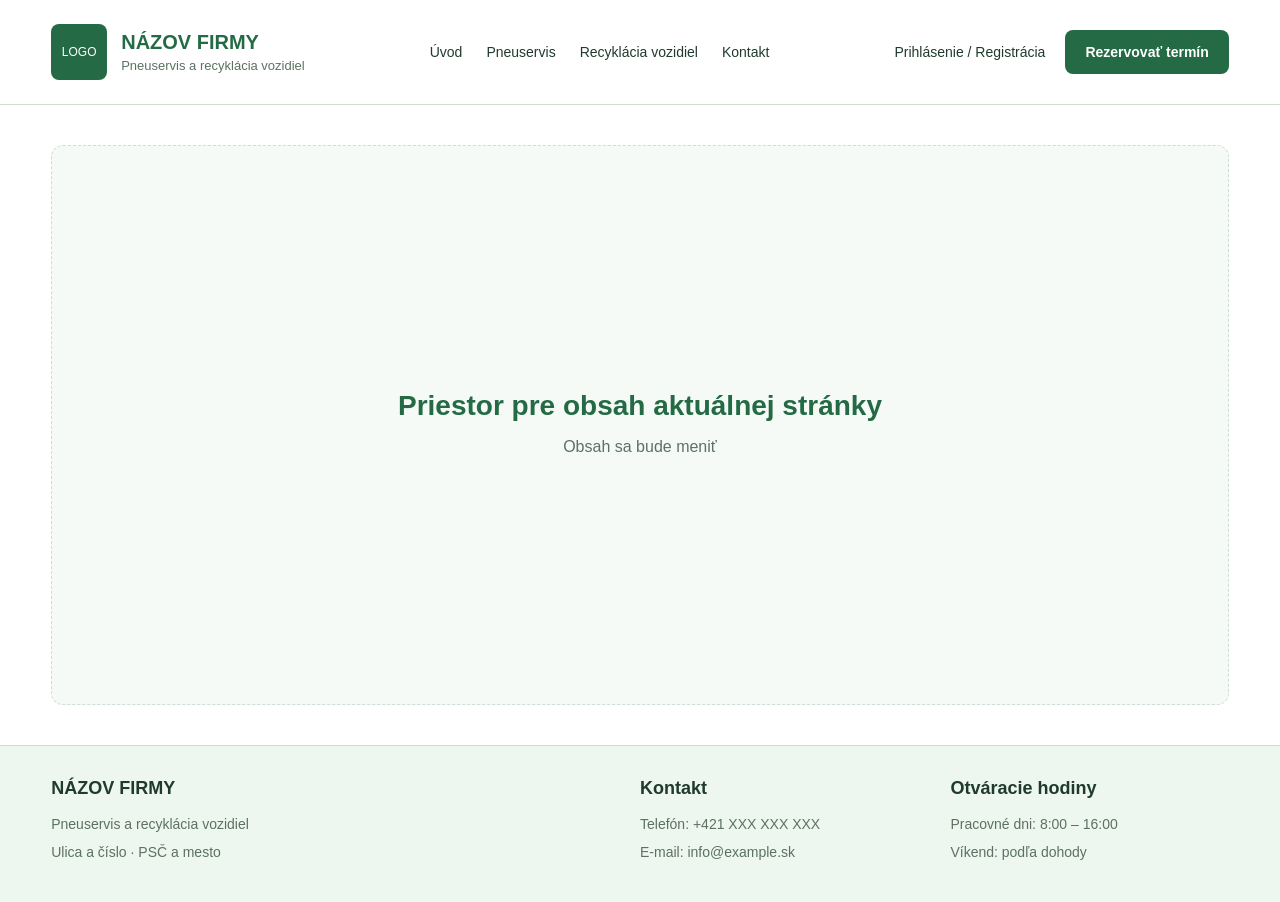
<file: html/index.html>
<!DOCTYPE html>
<html lang="sk">
<head>
    <meta charset="UTF-8">
    <meta name="viewport" content="width=device-width, initial-scale=1.0">
    <title>Pneuservis a recyklácia vozidiel</title>
    <link rel="stylesheet" href="style.css">
</head>
<body>

<header class="site-header">
    <a href="index.html" class="brand">
        <span class="brand-logo">LOGO</span>

        <span class="brand-text">
            <strong>NÁZOV FIRMY</strong>
            <span>Pneuservis a recyklácia vozidiel</span>
        </span>
    </a>

    <nav class="main-nav" aria-label="Hlavná navigácia">
        <a href="index.html">Úvod</a>
        <a href="rezervacia.html">Pneuservis</a>
        <a href="#">Recyklácia vozidiel</a>
        <a href="#">Kontakt</a>
    </nav>

    <div class="header-actions">
        <a href="#" class="account-link">Prihlásenie / Registrácia</a>
        <a href="rezervacia.html" class="button">Rezervovať termín</a>
    </div>
</header>

<main class="page-content">
    <section class="content-placeholder">
        <h1>Priestor pre obsah aktuálnej stránky</h1>
        <p>Obsah sa bude meniť</p>
    </section>
</main>

<footer class="site-footer">
    <div>
        <h2>NÁZOV FIRMY</h2>
        <p>Pneuservis a recyklácia vozidiel</p>
        <p>Ulica a číslo · PSČ a mesto</p>
    </div>

    <div>
        <h2>Kontakt</h2>
        <p>Telefón: +421 XXX XXX XXX</p>
        <p>E-mail: info@example.sk</p>
    </div>

    <div>
        <h2>Otváracie hodiny</h2>
        <p>Pracovné dni: 8:00 – 16:00</p>
        <p>Víkend: podľa dohody</p>
    </div>
</footer>
    
</body>
</html>
</file>
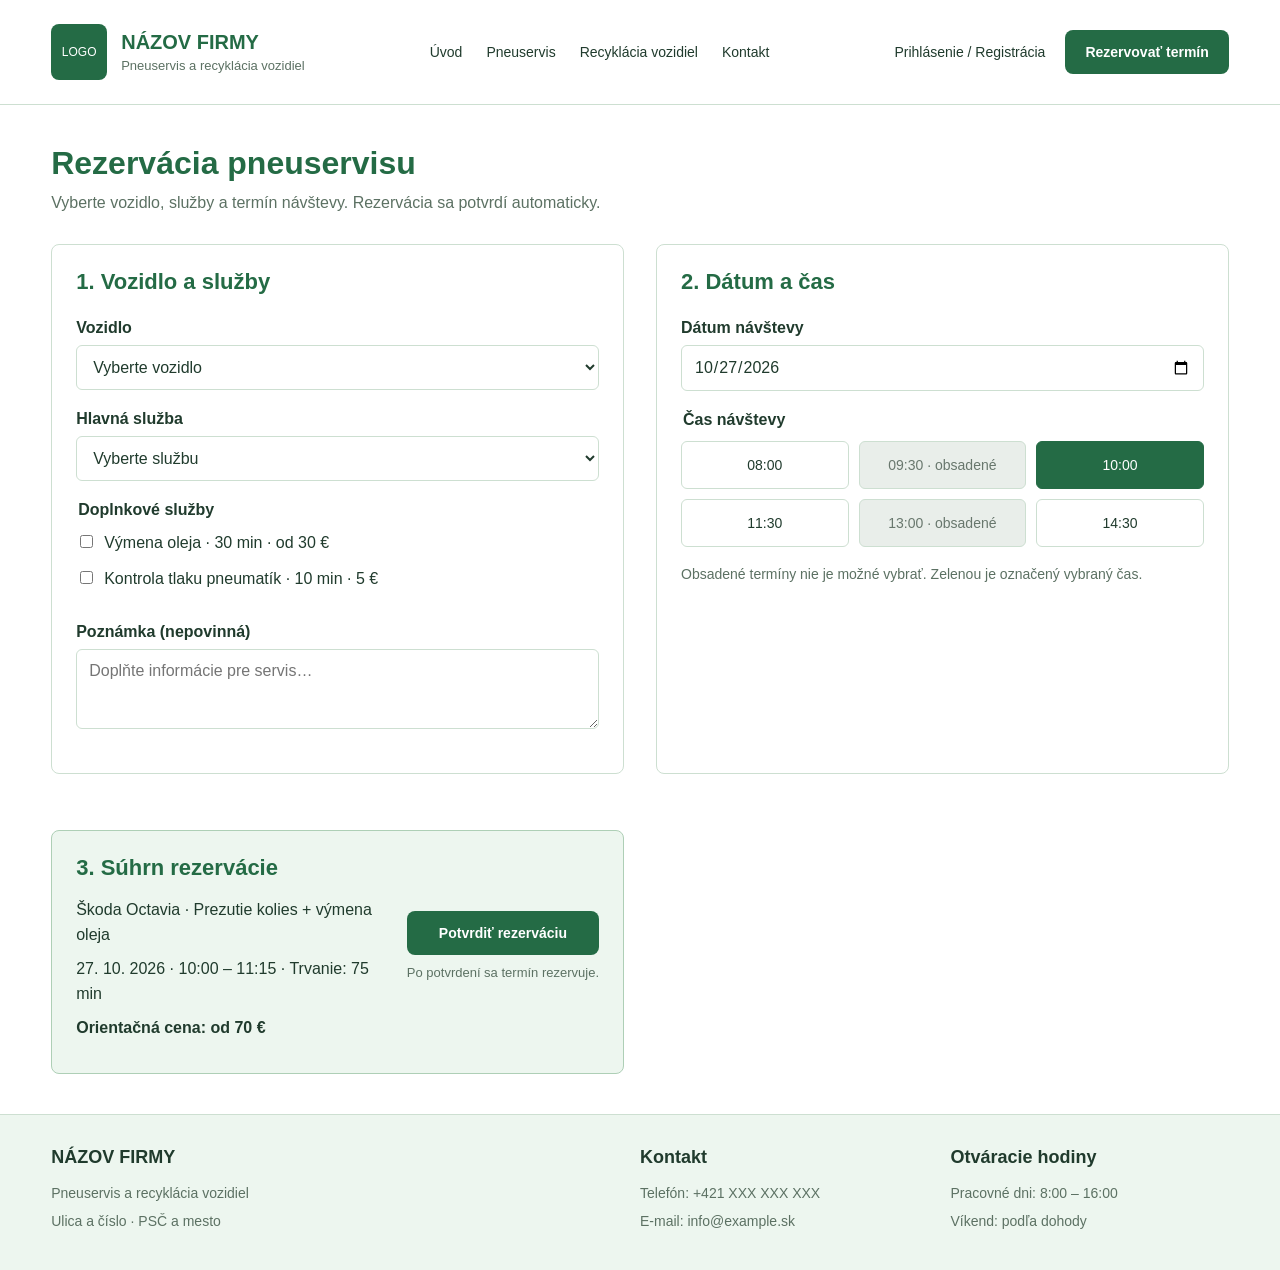
<file: html/rezervacia.html>
<!DOCTYPE html>
<html lang="sk">
<head>
    <meta charset="UTF-8">
    <meta name="viewport" content="width=device-width, initial-scale=1.0">
    <title>Rezervácia pneuservisu</title>
    <link rel="stylesheet" href="style.css">
    <link rel="stylesheet" href="rezervacia.css">
</head>
<body>

<header class="site-header">
    <a href="index.html" class="brand">
        <span class="brand-logo">LOGO</span>

        <span class="brand-text">
            <strong>NÁZOV FIRMY</strong>
            <span>Pneuservis a recyklácia vozidiel</span>
        </span>
    </a>

    <nav class="main-nav" aria-label="Hlavná navigácia">
        <a href="index.html">Úvod</a>
        <a href="rezervacia.html">Pneuservis</a>
        <a href="#">Recyklácia vozidiel</a>
        <a href="#">Kontakt</a>
    </nav>

    <div class="header-actions">
        <a href="#" class="account-link">Prihlásenie / Registrácia</a>
        <a href="rezervacia.html" class="button">Rezervovať termín</a>
    </div>
</header>

<main class="page-content">
    <h1>Rezervácia pneuservisu</h1>
    <p>
        Vyberte vozidlo, služby a termín návštevy.
        Rezervácia sa potvrdí automaticky.
    </p>

    <form class="reservation-form">
        <div class="reservation-columns">
            <section class="reservation-section">
                <h2>1. Vozidlo a služby</h2>

                <div class="form-field">
                    <label for="vehicle">Vozidlo</label>
                    <select id="vehicle" name="vehicle" required>
                        <option value="">Vyberte vozidlo</option>
                        <option value="1">Škoda Octavia · ZA123AB</option>
                        <option value="2">Volkswagen Golf · ZA456CD</option>
                    </select>
                </div>

                <div class="form-field">
                    <label for="service">Hlavná služba</label>
                    <select id="service" name="service" required>
                        <option value="">Vyberte službu</option>
                        <option value="1">Prezutie kolies · 45 min · 40 €</option>
                        <option value="2">Vyváženie kolies · 30 min · 25 €</option>
                    </select>
                </div>

                <fieldset class="additional-services">
                    <legend>Doplnkové služby</legend>

                    <label>
                        <input type="checkbox" name="extras[]" value="oil">
                        Výmena oleja · 30 min · od 30 €
                    </label>

                    <label>
                        <input type="checkbox" name="extras[]" value="pressure">
                        Kontrola tlaku pneumatík · 10 min · 5 €
                    </label>
                </fieldset>

                <div class="form-field">
                    <label for="note">Poznámka (nepovinná)</label>
                    <textarea
                        id="note"
                        name="note"
                        rows="3"
                        placeholder="Doplňte informácie pre servis…"
                    ></textarea>
                </div>
            </section>
            <section class="reservation-section">
                <h2>2. Dátum a čas</h2>

                <div class="form-field">
                    <label for="date">Dátum návštevy</label>
                    <input
                        type="date"
                        id="date"
                        name="date"
                        value="2026-10-27"
                        required
                    >
                </div>

                <fieldset class="time-selection">
                    <legend>Čas návštevy</legend>

                    <div class="time-grid">
                        <label class="time-option">
                            <input type="radio" name="time" value="08:00" required>
                            <span>08:00</span>
                        </label>

                        <label class="time-option">
                            <input type="radio" name="time" value="09:30" disabled>
                            <span>09:30 · obsadené</span>
                        </label>

                        <label class="time-option">
                            <input type="radio" name="time" value="10:00" checked>
                            <span>10:00</span>
                        </label>

                        <label class="time-option">
                            <input type="radio" name="time" value="11:30">
                            <span>11:30</span>
                        </label>

                        <label class="time-option">
                            <input type="radio" name="time" value="13:00" disabled>
                            <span>13:00 · obsadené</span>
                        </label>

                        <label class="time-option">
                            <input type="radio" name="time" value="14:30">
                            <span>14:30</span>
                        </label>
                    </div>
                </fieldset>

                <p class="availability-note">
                    Obsadené termíny nie je možné vybrať.
                    Zelenou je označený vybraný čas.
                </p>
            </section>
            <section class="reservation-summary">
                <div>
                    <h2>3. Súhrn rezervácie</h2>
                    <p>Škoda Octavia · Prezutie kolies + výmena oleja</p>
                    <p>27. 10. 2026 · 10:00 – 11:15 · Trvanie: 75 min</p>
                    <p><strong>Orientačná cena: od 70 €</strong></p>
                </div>

                <div class="summary-actions">
                    <button type="button" class="button">
                        Potvrdiť rezerváciu
                    </button>
                    <p>Po potvrdení sa termín rezervuje.</p>
                </div>
            </section>
        </div>
    </form>
</main>

<footer class="site-footer">
    <div>
        <h2>NÁZOV FIRMY</h2>
        <p>Pneuservis a recyklácia vozidiel</p>
        <p>Ulica a číslo · PSČ a mesto</p>
    </div>

    <div>
        <h2>Kontakt</h2>
        <p>Telefón: +421 XXX XXX XXX</p>
        <p>E-mail: info@example.sk</p>
    </div>

    <div>
        <h2>Otváracie hodiny</h2>
        <p>Pracovné dni: 8:00 – 16:00</p>
        <p>Víkend: podľa dohody</p>
    </div>
</footer>
    
</body>
</html>
</file>
<file: html/style.css>
* {
    box-sizing: border-box;
}

body {
    margin: 0;
    font-family: Arial, sans-serif;
    color: #203b2d;
    background-color: #ffffff;
}

/* header */

a {
    color: inherit;
    text-decoration: none;
}

.site-header {
    display: flex;
    align-items: center;
    justify-content: space-between;
    gap: 24px;
    padding: 24px 4%;
    border-bottom: 1px solid #cddfd1;
}

.brand {
    display: flex;
    align-items: center;
    gap: 14px;
}

.brand-logo {
    display: flex;
    align-items: center;
    justify-content: center;
    width: 56px;
    height: 56px;
    flex-shrink: 0;
    border-radius: 8px;
    background-color: #246b45;
    color: #ffffff;
    font-size: 12px;
}

.brand-text {
    display: flex;
    flex-direction: column;
    gap: 4px;
}

.brand-text strong {
    color: #246b45;
    font-size: 20px;
}

.brand-text > span {
    color: #5c7163;
    font-size: 13px;
}

.main-nav {
    display: flex;
    align-items: center;
    gap: 24px;
}

.main-nav a,
.account-link {
    font-size: 14px;
}

.main-nav a:hover,
.account-link:hover {
    color: #246b45;
    text-decoration: underline;
}

.header-actions {
    display: flex;
    align-items: center;
    gap: 20px;
}

.button {
    display: inline-flex;
    align-items: center;
    justify-content: center;
    padding: 14px 20px;
    border-radius: 8px;
    background-color: #246b45;
    color: #ffffff;
    font-size: 14px;
    font-weight: bold;
    text-align: center;
}

.button:hover {
    background-color: #1b5235;
}

/* hlavna stranka */
.page-content {
    padding: 40px 4%;
}

.content-placeholder {
    min-height: 560px;
    padding: 32px;
    display: flex;
    flex-direction: column;
    align-items: center;
    justify-content: center;
    border: 1px dashed #cddfd1;
    border-radius: 12px;
    background-color: #f6faf7;
    text-align: center;
}

.content-placeholder h1 {
    margin: 0 0 12px;
    color: #246b45;
    font-size: 28px;
}

.content-placeholder p {
    margin: 0;
    color: #5c7163;
    line-height: 1.6;
}

/* paticka */
.site-footer {
    display: grid;
    grid-template-columns: 2fr 1fr 1fr; /* 2/4 ostatne 1/4 a 1/4 */
    gap: 32px;
    padding: 32px 4%;
    border-top: 1px solid #cddfd1;
    background-color: #edf6ef;
}

.site-footer h2 {
    margin: 0 0 14px;
    font-size: 18px;
}

.site-footer p {
    margin: 6px 0;
    color: #5c7163;
    font-size: 14px;
    line-height: 1.6;
}

/* responzivna cast, uprava pri inom rozliseni px */

@media (max-width: 1100px) {
    .site-header {
        flex-wrap: wrap;
    }

    .main-nav {
        order: 3;
        width: 100%;
        justify-content: center;
        flex-wrap: wrap;
    }

    .header-actions {
        flex-wrap: wrap;
    }
}

@media (max-width: 600px) {
    .site-header {
        flex-direction: column;
        align-items: stretch;
        gap: 20px;
    }

    .main-nav {
        justify-content: flex-start;
        gap: 16px;
    }

    .header-actions {
        flex-direction: column;
        align-items: stretch;
        gap: 14px;
    }

    .account-link {
        text-align: center;
    }

    .page-content {
        padding: 24px 4%;
    }

    .content-placeholder {
        min-height: 360px;
        padding: 24px 16px;
    }

    .content-placeholder h1 {
        font-size: 22px;
    }

    .site-footer {
        grid-template-columns: 1fr;
        gap: 24px;
    }
}
</file>
<file: html/rezervacia.css>
.page-content > h1 {
    margin: 0 0 8px;
    color: #246b45;
}

.page-content > p {
    margin: 0 0 28px;
    color: #5c7163;
    line-height: 1.6;
}

.reservation-columns {
    display: grid;
    grid-template-columns: 1fr 1fr;
    gap: 32px;
}

.reservation-section {
    min-width: 0;
    padding: 24px;
    border: 1px solid #cddfd1;
    border-radius: 8px;
}

.reservation-section h2 {
    margin: 0 0 24px;
    color: #246b45;
    font-size: 22px;
}

.form-field {
    display: flex;
    flex-direction: column;
    gap: 8px;
    margin-bottom: 20px;
}

.form-field label {
    font-weight: bold;
}

.form-field select,
.form-field textarea {
    width: 100%;
    padding: 12px;
    border: 1px solid #cddfd1;
    border-radius: 6px;
    background-color: #ffffff;
    color: #203b2d;
    font: inherit;
}

.form-field textarea {
    resize: vertical;
}

.additional-services {
    min-width: 0;
    margin: 0 0 20px;
    padding: 0;
    border: 0;
}

.additional-services legend {
    margin-bottom: 12px;
    font-weight: bold;
}

.additional-services label {
    display: flex;
    align-items: baseline;
    gap: 8px;
    margin-bottom: 12px;
    line-height: 1.5;
}

.additional-services input {
    accent-color: #246b45;
}

/* prava cast, kalendar */
.form-field input[type="date"] {
    width: 100%;
    min-width: 0;
    padding: 12px;
    border: 1px solid #cddfd1;
    border-radius: 6px;
    background-color: #ffffff;
    color: #203b2d;
    font: inherit;
}

.time-selection {
    min-width: 0;
    margin: 0;
    padding: 0;
    border: 0;
}

.time-selection legend {
    margin-bottom: 12px;
    font-weight: bold;
}

.time-grid {
    display: grid;
    grid-template-columns: repeat(3, minmax(0, 1fr));
    gap: 10px;
}

.time-option {
    position: relative;
}

.time-option input {
    position: absolute;
    width: 1px;
    height: 1px;
    opacity: 0;
}

.time-option span {
    display: flex;
    align-items: center;
    justify-content: center;
    min-height: 48px;
    height: 100%;
    padding: 10px 6px;
    border: 1px solid #cddfd1;
    border-radius: 6px;
    font-size: 14px;
    text-align: center;
    cursor: pointer;
}

.time-option input:checked + span {
    border-color: #246b45;
    background-color: #246b45;
    color: #ffffff;
}

.time-option input:disabled + span {
    background-color: #e9eeea;
    color: #68776d;
    cursor: not-allowed;
}

.time-option input:focus-visible + span {
    outline: 2px solid #246b45;
    outline-offset: 3px;
}

.availability-note {
    margin-top: 16px;
    color: #5c7163;
    font-size: 14px;
    line-height: 1.6;
}

/* suhrn, confirm button */
.reservation-summary {
    display: flex;
    align-items: center;
    justify-content: space-between;
    gap: 24px;
    margin-top: 24px;
    padding: 24px;
    border: 1px solid #aecfb6;
    border-radius: 8px;
    background-color: #edf6ef;
}

.reservation-summary h2 {
    margin: 0 0 16px;
    color: #246b45;
    font-size: 22px;
}

.reservation-summary p {
    margin: 8px 0;
    line-height: 1.6;
}

.summary-actions {
    flex-shrink: 0;
    text-align: center;
}

.summary-actions .button {
    width: 100%;
    border: 0;
    font-family: inherit;
    cursor: pointer;
}

.summary-actions p {
    color: #5c7163;
    font-size: 13px;
}




@media (max-width: 800px) {
    .reservation-columns {
        grid-template-columns: 1fr;
    }

    .reservation-section {
        padding: 20px;
    }

    .reservation-summary {
        flex-direction: column;
        align-items: stretch;
    }

    .summary-actions {
        width: 100%;
    }
}

@media (max-width: 450px) {
    .time-grid {
        grid-template-columns: repeat(2, minmax(0, 1fr));
    }
}
</file>
